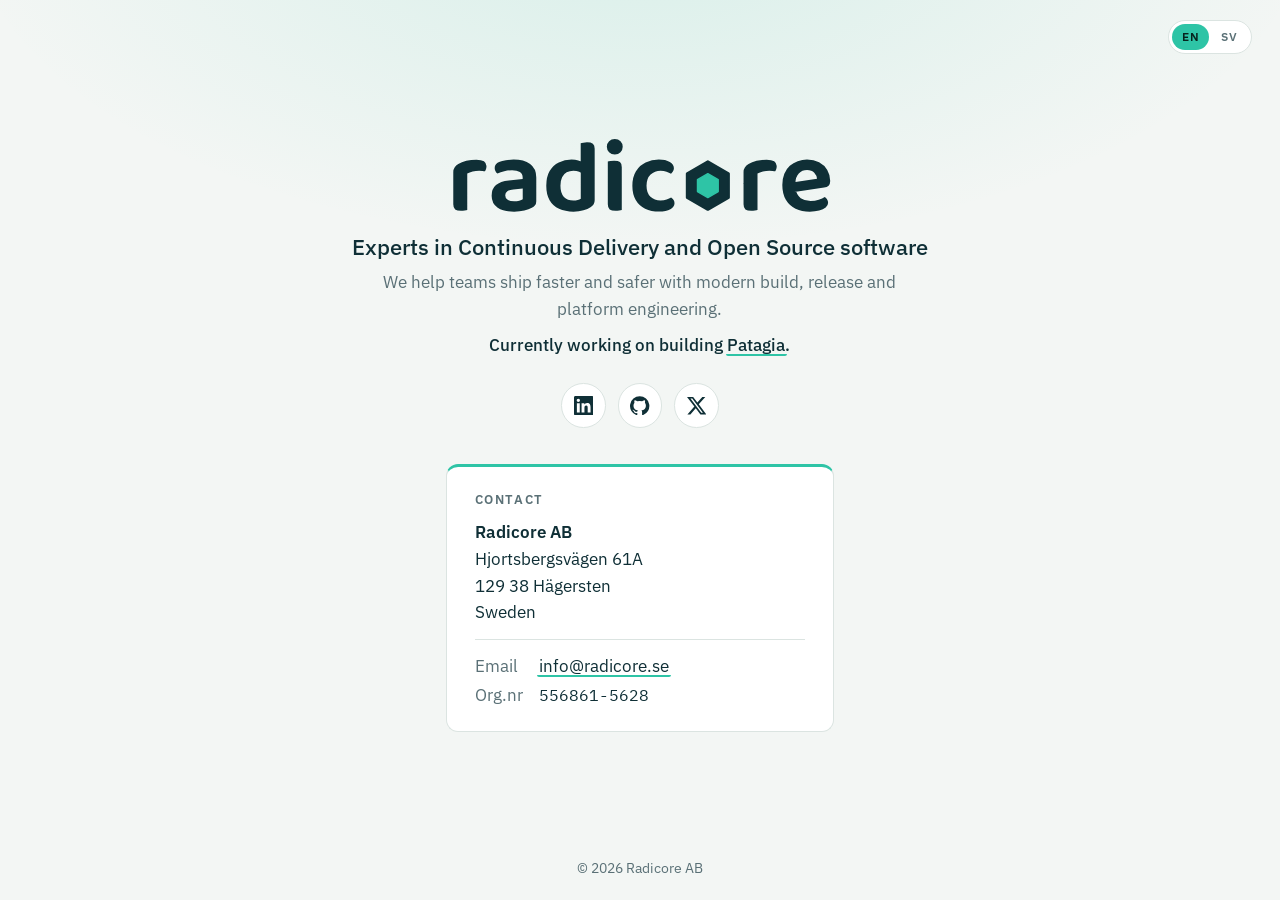
<file: index.html>
<!doctype html>
<html lang="en">
  <head>
    <meta charset="utf-8" />
    <meta name="viewport" content="width=device-width, initial-scale=1" />
    <script src="/site.js"></script>
    <title>Radicore AB · Continuous Delivery &amp; Open Source</title>
    <meta
      name="description"
      content="Radicore AB: experts in Continuous Delivery and Open Source software, based in Stockholm."
    />
    <meta name="theme-color" content="#f3f6f4" media="(prefers-color-scheme: light)" />
    <meta name="theme-color" content="#0b1f24" media="(prefers-color-scheme: dark)" />
    <link rel="canonical" href="https://radicore.se/" />
    <link rel="alternate" hreflang="en" href="https://radicore.se/" />
    <link rel="alternate" hreflang="sv" href="https://radicore.se/sv/" />
    <link rel="alternate" hreflang="x-default" href="https://radicore.se/" />
    <meta property="og:type" content="website" />
    <meta property="og:site_name" content="Radicore" />
    <meta property="og:locale" content="en_US" />
    <meta property="og:locale:alternate" content="sv_SE" />
    <meta property="og:url" content="https://radicore.se/" />
    <meta property="og:title" content="Radicore AB · Continuous Delivery &amp; Open Source" />
    <meta
      property="og:description"
      content="Experts in Continuous Delivery and Open Source software, based in Stockholm."
    />
    <meta property="og:image" content="https://radicore.se/og-image.png" />
    <meta property="og:image:width" content="1200" />
    <meta property="og:image:height" content="630" />
    <meta property="og:image:alt" content="Radicore logo" />
    <meta name="twitter:card" content="summary_large_image" />
    <script type="application/ld+json">
      {
        "@context": "https://schema.org",
        "@graph": [
          {
            "@type": "ProfessionalService",
            "@id": "https://radicore.se/#organization",
            "name": "Radicore AB",
            "alternateName": "Radicore",
            "url": "https://radicore.se/",
            "sameAs": ["https://share.google/cW0CIBGj0f3ryv34t"],
            "logo": "https://radicore.se/logo.png",
            "image": "https://radicore.se/og-image.png",
            "description": "Experts in Continuous Delivery and Open Source software.",
            "email": "info@radicore.se",
            "taxID": "556861-5628",
            "identifier": {
              "@type": "PropertyValue",
              "propertyID": "Organisationsnummer",
              "value": "556861-5628"
            },
            "address": {
              "@type": "PostalAddress",
              "streetAddress": "Hjortsbergsvägen 61A",
              "postalCode": "129 38",
              "addressLocality": "Hägersten",
              "addressRegion": "Stockholm",
              "addressCountry": "SE"
            },
            "knowsAbout": [
              "Continuous Delivery",
              "Continuous Integration",
              "Open Source software",
              "Platform engineering"
            ],
            "founder": {
              "@id": "https://radicore.se/#lars"
            }
          },
          {
            "@type": "Person",
            "@id": "https://radicore.se/#lars",
            "name": "Lars Hanerud",
            "sameAs": [
              "https://se.linkedin.com/pub/lars-sj%C3%B6str%C3%B6m/2/9a0/586",
              "https://github.com/lsjostro",
              "https://twitter.com/latjon"
            ],
            "worksFor": [
              {
                "@id": "https://radicore.se/#organization"
              },
              {
                "@id": "https://patagia.se/#organization"
              }
            ]
          },
          {
            "@type": "Organization",
            "@id": "https://patagia.se/#organization",
            "name": "Patagia",
            "url": "https://patagia.se/",
            "founder": {
              "@id": "https://radicore.se/#lars"
            }
          }
        ]
      }
    </script>
    <link rel="icon" href="/favicon.svg" type="image/svg+xml" />
    <link rel="apple-touch-icon" href="/apple-touch-icon.png" />
    <link rel="preconnect" href="https://fonts.googleapis.com" />
    <link rel="preconnect" href="https://fonts.gstatic.com" crossorigin />
    <link
      href="https://fonts.googleapis.com/css2?family=IBM+Plex+Sans:wght@400;500;600&family=IBM+Plex+Mono:wght@400&display=swap"
      rel="stylesheet"
    />
    <link rel="stylesheet" href="/style.css" />
  </head>

  <body>
    <nav class="lang" aria-label="Language">
      <span aria-current="page">EN</span>
      <a href="/sv/" hreflang="sv" lang="sv" title="Svenska">SV</a>
    </nav>
    <main>
      <div class="hero">
        <h1>
          <svg
            class="logo"
            xmlns="http://www.w3.org/2000/svg"
            viewBox="-10 -701 3780 726"
            role="img"
            aria-label="Radicore"
          >
            <path
              d="M196.5396728515625 -355.5401611328125V-224.8199462890625H60.7401123046875V-369.3800048828125Q60.7401123046875 -396.0999755859375 73.580078125 -414.5599365234375Q86.4200439453125 -433.0198974609375 109.52001953125 -447.8798828125Q141.0999755859375 -467.35986328125 187.3399658203125 -478.92987060546875Q233.5799560546875 -490.4998779296875 285.47998046875 -490.4998779296875Q383.4598388671875 -490.4998779296875 383.4598388671875 -427.56005859375Q383.4598388671875 -412.60009765625 379.2198486328125 -399.7601318359375Q374.9798583984375 -386.920166015625 368.7398681640625 -377.8201904296875Q358.7398681640625 -379.8201904296875 343.9798583984375 -381.2001953125Q329.2198486328125 -382.5802001953125 312.599853515625 -382.5802001953125Q279.6197509765625 -382.5802001953125 248.959716796875 -375.25018310546875Q218.2996826171875 -367.920166015625 196.5396728515625 -355.5401611328125ZM60.7401123046875 -264.0 196.5396728515625 -259.43994140625V-1.3800048828125Q187.8197021484375 1.239990234375 171.30975341796875 4.04998779296875Q154.7998046875 6.8599853515625 135.35986328125 6.8599853515625Q97.0 6.8599853515625 78.87005615234375 -6.90997314453125Q60.7401123046875 -20.679931640625 60.7401123046875 -56.4197998046875ZM652.39990234375 -86.7197265625Q678.9000244140625 -86.7197265625 702.06005859375 -92.1197509765625Q725.2200927734375 -97.519775390625 735.9801025390625 -104.27978515625V-208.9801025390625L644.2198486328125 -200.320068359375Q607.0997314453125 -197.56005859375 586.439697265625 -184.1400146484375Q565.7796630859375 -170.719970703125 565.7796630859375 -144.639892578125Q565.7796630859375 -118.1798095703125 586.5997314453125 -102.44976806640625Q607.4197998046875 -86.7197265625 652.39990234375 -86.7197265625ZM647.0599365234375 -491.119873046875Q747.6998291015625 -491.119873046875 807.6897583007812 -448.70989990234375Q867.6796875 -406.2999267578125 867.6796875 -316.0999755859375V-87.159912109375Q867.6796875 -62.679931640625 855.459716796875 -48.0799560546875Q843.23974609375 -33.47998046875 824.3797607421875 -22.239990234375Q795.4197998046875 -5.52001953125 751.6998291015625 4.8599853515625Q707.9798583984375 15.239990234375 652.39990234375 15.239990234375Q551.5799560546875 15.239990234375 492.6400146484375 -23.92999267578125Q433.7000732421875 -63.0999755859375 433.7000732421875 -140.5399169921875Q433.7000732421875 -208.0198974609375 475.9600830078125 -244.06988525390625Q518.2200927734375 -280.119873046875 600.1800537109375 -288.35986328125L735.360107421875 -302.35986328125V-317.3399658203125Q735.360107421875 -354.320068359375 708.1500854492188 -370.81011962890625Q680.9400634765625 -387.3001708984375 631.800048828125 -387.3001708984375Q593.280029296875 -387.3001708984375 556.4000244140625 -377.7801513671875Q519.52001953125 -368.2601318359375 490.52001953125 -355.1201171875Q479.4200439453125 -363.360107421875 471.37005615234375 -378.4400634765625Q463.320068359375 -393.52001953125 463.320068359375 -409.719970703125Q463.320068359375 -449.35986328125 505.9599609375 -467.079833984375Q534.199951171875 -479.2198486328125 572.179931640625 -485.16986083984375Q610.159912109375 -491.119873046875 647.0599365234375 -491.119873046875ZM1300.2601318359375 -111.23974609375V-418.719970703125L1435.439697265625 -419.0999755859375V-95.2198486328125Q1435.439697265625 -72.4998779296875 1425.69970703125 -56.96990966796875Q1415.959716796875 -41.43994140625 1394.8597412109375 -28.5799560546875Q1369.27978515625 -11.8599853515625 1326.6998291015625 1.5Q1284.119873046875 14.8599853515625 1229.2999267578125 14.8599853515625Q1148.0 14.8599853515625 1088.6600341796875 -12.6199951171875Q1029.320068359375 -40.0999755859375 997.080078125 -96.0799560546875Q964.840087890625 -152.0599365234375 964.840087890625 -236.43994140625Q964.840087890625 -324.0599365234375 997.5100708007812 -380.22991943359375Q1030.1800537109375 -436.39990234375 1086.2100219726562 -463.7598876953125Q1142.239990234375 -491.119873046875 1210.43994140625 -491.119873046875Q1246.9599609375 -491.119873046875 1276.3800048828125 -482.599853515625Q1305.800048828125 -474.079833984375 1323.9400634765625 -462.4197998046875V-348.7401123046875Q1308.6600341796875 -362.16015625 1284.3599853515625 -372.87017822265625Q1260.0599365234375 -383.5802001953125 1228.35986328125 -383.5802001953125Q1191.6998291015625 -383.5802001953125 1163.2097778320312 -368.25018310546875Q1134.7197265625 -352.920166015625 1118.6796875 -320.360107421875Q1102.6396484375 -287.800048828125 1102.6396484375 -235.679931640625Q1102.6396484375 -162.039794921875 1136.4097290039062 -127.66973876953125Q1170.1798095703125 -93.2996826171875 1228.2999267578125 -93.2996826171875Q1252.760009765625 -93.2996826171875 1270.6100463867188 -98.939697265625Q1288.4600830078125 -104.5797119140625 1300.2601318359375 -111.23974609375ZM1435.439697265625 -391.6600341796875 1299.64013671875 -391.280029296875V-650.47998046875Q1308.360107421875 -653.0999755859375 1325.06005859375 -655.9099731445312Q1341.760009765625 -658.719970703125 1360.8199462890625 -658.719970703125Q1400.1798095703125 -658.719970703125 1417.8097534179688 -645.260009765625Q1435.439697265625 -631.800048828125 1435.439697265625 -595.440185546875ZM1553.60009765625 -616.0599365234375Q1553.60009765625 -647.599853515625 1575.4200439453125 -669.2297973632812Q1597.239990234375 -690.8597412109375 1631.0198974609375 -690.8597412109375Q1665.1798095703125 -690.8597412109375 1686.6197509765625 -669.2297973632812Q1708.0596923828125 -647.599853515625 1708.0596923828125 -616.0599365234375Q1708.0596923828125 -585.1400146484375 1686.6197509765625 -563.2000732421875Q1665.1798095703125 -541.2601318359375 1631.0198974609375 -541.2601318359375Q1597.239990234375 -541.2601318359375 1575.4200439453125 -563.2000732421875Q1553.60009765625 -585.1400146484375 1553.60009765625 -616.0599365234375ZM1563.1201171875 -264.0H1698.919677734375V-1.3800048828125Q1690.19970703125 1.239990234375 1673.6897583007812 4.04998779296875Q1657.1798095703125 6.8599853515625 1637.7398681640625 6.8599853515625Q1599.3800048828125 6.8599853515625 1581.2500610351562 -6.90997314453125Q1563.1201171875 -20.679931640625 1563.1201171875 -56.4197998046875ZM1698.919677734375 -194.000244140625H1563.1201171875V-471.7799072265625Q1571.840087890625 -474.39990234375 1588.5400390625 -477.20989990234375Q1605.239990234375 -480.0198974609375 1624.679931640625 -480.0198974609375Q1663.6597900390625 -480.0198974609375 1681.2897338867188 -466.5599365234375Q1698.919677734375 -453.0999755859375 1698.919677734375 -416.360107421875ZM2075.9398193359375 -382.5802001953125Q2019.0997314453125 -382.5802001953125 1979.3696899414062 -345.2601318359375Q1939.6396484375 -307.9400634765625 1939.6396484375 -236.8199462890625Q1939.6396484375 -166.079833984375 1977.8696899414062 -129.999755859375Q2016.0997314453125 -93.919677734375 2075.31982421875 -93.919677734375Q2109.8798828125 -93.919677734375 2135.0899047851562 -102.939697265625Q2160.2999267578125 -111.959716796875 2178.5799560546875 -122.6197509765625Q2194.5399169921875 -111.6597900390625 2203.0899047851562 -98.31982421875Q2211.639892578125 -84.9798583984375 2211.639892578125 -65.7799072265625Q2211.639892578125 -30.3399658203125 2171.3798828125 -8.04998779296875Q2131.119873046875 14.239990234375 2062.2999267578125 14.239990234375Q1984.6199951171875 14.239990234375 1925.780029296875 -13.80999755859375Q1866.9400634765625 -41.8599853515625 1834.3900756835938 -98.02996826171875Q1801.840087890625 -154.199951171875 1801.840087890625 -236.8199462890625Q1801.840087890625 -322.159912109375 1836.9400634765625 -378.5198974609375Q1872.0400390625 -434.8798828125 1930.5700073242188 -462.9998779296875Q1989.0999755859375 -491.119873046875 2058.43994140625 -491.119873046875Q2126.0198974609375 -491.119873046875 2165.89990234375 -467.0198974609375Q2205.7799072265625 -442.919921875 2205.7799072265625 -407.239990234375Q2205.7799072265625 -390.9000244140625 2197.5399169921875 -377.25006103515625Q2189.2999267578125 -363.60009765625 2177.679931640625 -354.2601318359375Q2158.7799072265625 -364.920166015625 2133.8298950195312 -373.75018310546875Q2108.8798828125 -382.5802001953125 2075.9398193359375 -382.5802001953125ZM3018.5396728515625 -355.5401611328125V-224.8199462890625H2882.7401123046875V-369.3800048828125Q2882.7401123046875 -396.0999755859375 2895.580078125 -414.5599365234375Q2908.4200439453125 -433.0198974609375 2931.52001953125 -447.8798828125Q2963.0999755859375 -467.35986328125 3009.3399658203125 -478.92987060546875Q3055.5799560546875 -490.4998779296875 3107.47998046875 -490.4998779296875Q3205.4598388671875 -490.4998779296875 3205.4598388671875 -427.56005859375Q3205.4598388671875 -412.60009765625 3201.2198486328125 -399.7601318359375Q3196.9798583984375 -386.920166015625 3190.7398681640625 -377.8201904296875Q3180.7398681640625 -379.8201904296875 3165.9798583984375 -381.2001953125Q3151.2198486328125 -382.5802001953125 3134.599853515625 -382.5802001953125Q3101.6197509765625 -382.5802001953125 3070.959716796875 -375.25018310546875Q3040.2996826171875 -367.920166015625 3018.5396728515625 -355.5401611328125ZM2882.7401123046875 -264.0 3018.5396728515625 -259.43994140625V-1.3800048828125Q3009.8197021484375 1.239990234375 2993.3097534179688 4.04998779296875Q2976.7998046875 6.8599853515625 2957.35986328125 6.8599853515625Q2919.0 6.8599853515625 2900.8700561523438 -6.90997314453125Q2882.7401123046875 -20.679931640625 2882.7401123046875 -56.4197998046875ZM3344.599853515625 -171.9400634765625 3339.35986328125 -265.31982421875 3597.3402099609375 -304.4598388671875Q3594.5802001953125 -337.760009765625 3570.5001220703125 -363.65008544921875Q3546.4200439453125 -389.5401611328125 3500.0599365234375 -389.5401611328125Q3451.6998291015625 -389.5401611328125 3419.8797607421875 -356.51007080078125Q3388.0596923828125 -323.47998046875 3386.8197021484375 -262.1798095703125L3390.5396728515625 -201.7401123046875Q3399.399658203125 -142.8199462890625 3438.69970703125 -115.88983154296875Q3477.999755859375 -88.959716796875 3535.2999267578125 -88.959716796875Q3577.2999267578125 -88.959716796875 3613.7799072265625 -101.0997314453125Q3650.2598876953125 -113.23974609375 3672.119873046875 -127.3797607421875Q3686.2198486328125 -118.519775390625 3695.5098266601562 -103.74981689453125Q3704.7998046875 -88.9798583984375 3704.7998046875 -72.0198974609375Q3704.7998046875 -44.3399658203125 3681.4398193359375 -24.739990234375Q3658.079833984375 -5.1400146484375 3617.9298706054688 4.8599853515625Q3577.7799072265625 14.8599853515625 3526.3399658203125 14.8599853515625Q3448.719970703125 14.8599853515625 3388.5 -14.07000732421875Q3328.280029296875 -43.0 3294.06005859375 -100.66998291015625Q3259.840087890625 -158.3399658203125 3259.840087890625 -243.919921875Q3259.840087890625 -306.4998779296875 3279.4400634765625 -353.16986083984375Q3299.0400390625 -399.83984375 3332.5700073242188 -430.2198486328125Q3366.0999755859375 -460.599853515625 3409.2699584960938 -475.85986328125Q3452.43994140625 -491.119873046875 3499.8199462890625 -491.119873046875Q3567.0198974609375 -491.119873046875 3617.5498657226562 -464.18988037109375Q3668.079833984375 -437.2598876953125 3696.7498168945312 -390.139892578125Q3725.4197998046875 -343.0198974609375 3725.4197998046875 -281.7799072265625Q3725.4197998046875 -252.3399658203125 3709.83984375 -237.57000732421875Q3694.2598876953125 -222.800048828125 3666.3399658203125 -218.9400634765625Z"
              fill="currentColor"
            />
            <path
              d="M2535.7 -470.5 L2737.0 -354.3 L2737.0 -121.9 L2535.7 -5.7 L2334.5 -121.9 L2334.5 -354.3 Z"
              fill="currentColor"
              stroke="currentColor"
              stroke-width="26"
              stroke-linejoin="round"
            />
            <path
              d="M2535.7 -354.3 L2636.4 -296.2 L2636.4 -180.0 L2535.7 -121.9 L2435.1 -180.0 L2435.1 -296.2 Z"
              fill="var(--accent)"
              stroke="var(--accent)"
              stroke-width="14"
              stroke-linejoin="round"
            />
          </svg>
        </h1>
        <p class="tagline">Experts in Continuous Delivery and Open Source software</p>
        <p class="lede">We help teams ship faster and safer with modern build, release and platform engineering.</p>
        <p class="now">Currently working on building <a href="https://patagia.se">Patagia</a>.</p>

        <ul class="social">
          <li>
            <a
              href="https://se.linkedin.com/pub/lars-sj%C3%B6str%C3%B6m/2/9a0/586"
              target="_blank"
              rel="noopener"
              aria-label="LinkedIn"
            >
              <svg viewBox="0 0 24 24" aria-hidden="true">
                <path
                  d="M20.45 20.45h-3.56v-5.57c0-1.33-.02-3.04-1.85-3.04-1.85 0-2.14 1.45-2.14 2.94v5.67H9.35V9h3.41v1.56h.05c.48-.9 1.64-1.85 3.37-1.85 3.6 0 4.27 2.37 4.27 5.46v6.28zM5.34 7.43a2.06 2.06 0 1 1 0-4.13 2.06 2.06 0 0 1 0 4.13zM7.12 20.45H3.56V9h3.56v11.45zM22.22 0H1.77C.79 0 0 .77 0 1.73v20.54C0 23.23.79 24 1.77 24h20.45c.98 0 1.78-.77 1.78-1.73V1.73C24 .77 23.2 0 22.22 0z"
                />
              </svg>
            </a>
          </li>
          <li>
            <a href="https://github.com/lsjostro" target="_blank" rel="noopener" aria-label="GitHub">
              <svg viewBox="0 0 24 24" aria-hidden="true">
                <path
                  d="M12 .3a12 12 0 0 0-3.8 23.38c.6.12.83-.26.83-.57L9 21.07c-3.34.72-4.04-1.61-4.04-1.61-.55-1.39-1.34-1.76-1.34-1.76-1.08-.74.09-.73.09-.73 1.2.09 1.83 1.24 1.83 1.24 1.07 1.83 2.81 1.3 3.5 1 .1-.78.42-1.31.76-1.61-2.67-.3-5.47-1.33-5.47-5.93 0-1.31.47-2.38 1.24-3.22-.14-.3-.54-1.52.1-3.18 0 0 1-.32 3.3 1.23a11.5 11.5 0 0 1 6 0c2.28-1.55 3.29-1.23 3.29-1.23.64 1.66.24 2.88.12 3.18a4.65 4.65 0 0 1 1.23 3.22c0 4.61-2.8 5.63-5.48 5.92.42.36.81 1.1.81 2.22l-.01 3.29c0 .31.2.69.82.57A12 12 0 0 0 12 .3"
                />
              </svg>
            </a>
          </li>
          <li>
            <a href="https://twitter.com/latjon" target="_blank" rel="noopener" aria-label="X (Twitter)">
              <svg viewBox="0 0 24 24" aria-hidden="true">
                <path
                  d="M18.9 1.15h3.68l-8.04 9.19L24 22.85h-7.4l-5.8-7.58-6.63 7.58H.48l8.6-9.83L0 1.15h7.59l5.24 6.93 6.07-6.93zm-1.29 19.5h2.04L6.48 3.24H4.3l13.31 17.41z"
                />
              </svg>
            </a>
          </li>
        </ul>
      </div>

      <address class="contact">
        <h2>Contact</h2>
        <strong>Radicore AB</strong><br />
        Hjortsbergsvägen 61A<br />
        129 38 Hägersten<br />
        Sweden
        <dl>
          <dt>Email</dt>
          <dd><a href="mailto:info@radicore.se">info@radicore.se</a></dd>
          <dt>Org.nr</dt>
          <dd class="mono">556861-5628</dd>
        </dl>
      </address>
    </main>
    <footer>© <span id="y">2026</span> Radicore AB</footer>
  </body>
</html>
</file>
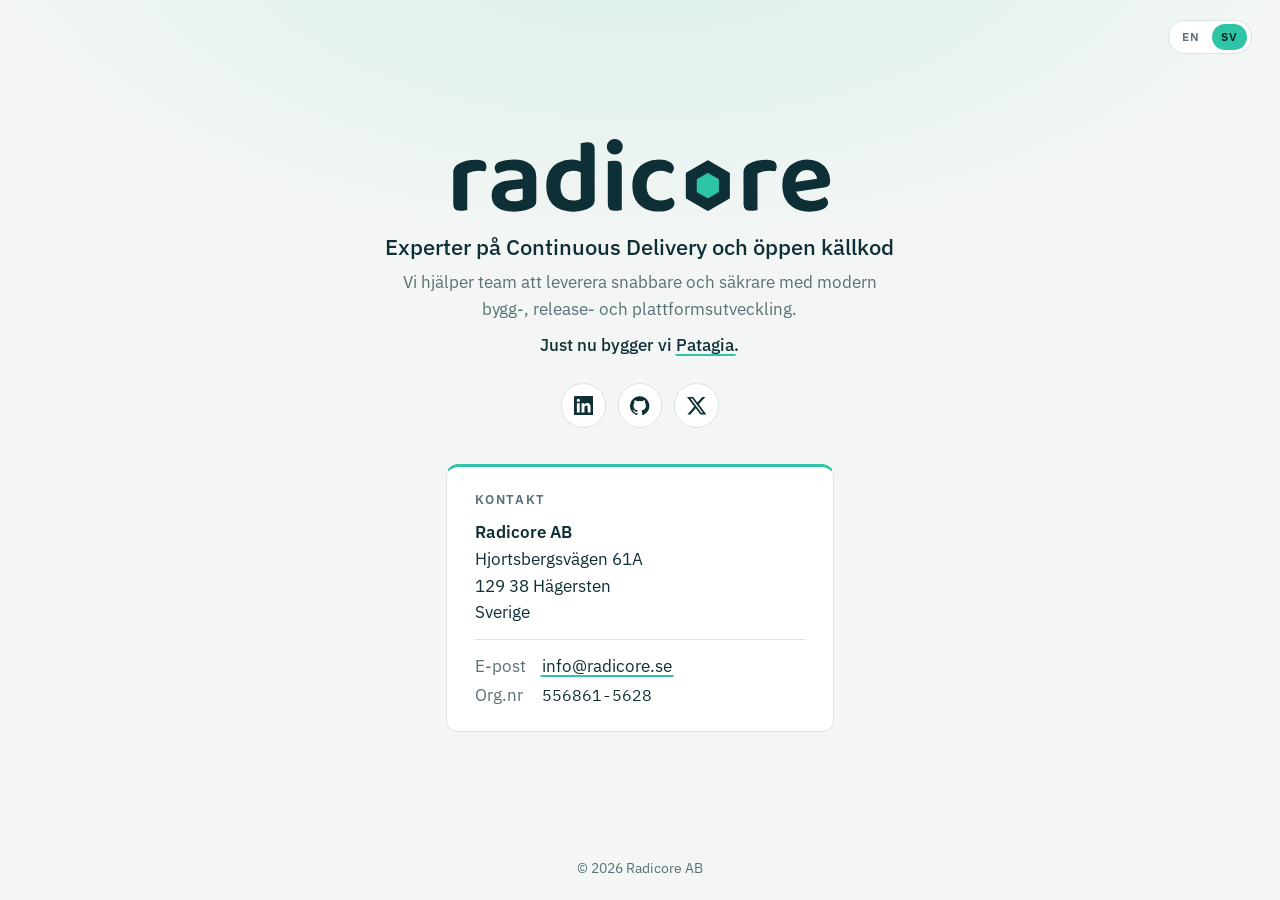
<file: sv/index.html>
<!doctype html>
<html lang="sv">
  <head>
    <meta charset="utf-8" />
    <meta name="viewport" content="width=device-width, initial-scale=1" />
    <script src="/site.js"></script>
    <title>Radicore AB · Continuous Delivery &amp; öppen källkod</title>
    <meta
      name="description"
      content="Radicore AB: experter på Continuous Delivery och öppen källkod, baserade i Stockholm."
    />
    <meta name="theme-color" content="#f3f6f4" media="(prefers-color-scheme: light)" />
    <meta name="theme-color" content="#0b1f24" media="(prefers-color-scheme: dark)" />
    <link rel="canonical" href="https://radicore.se/sv/" />
    <link rel="alternate" hreflang="en" href="https://radicore.se/" />
    <link rel="alternate" hreflang="sv" href="https://radicore.se/sv/" />
    <link rel="alternate" hreflang="x-default" href="https://radicore.se/" />
    <meta property="og:type" content="website" />
    <meta property="og:site_name" content="Radicore" />
    <meta property="og:locale" content="sv_SE" />
    <meta property="og:locale:alternate" content="en_US" />
    <meta property="og:url" content="https://radicore.se/sv/" />
    <meta property="og:title" content="Radicore AB · Continuous Delivery &amp; öppen källkod" />
    <meta
      property="og:description"
      content="Experter på Continuous Delivery och öppen källkod, baserade i Stockholm."
    />
    <meta property="og:image" content="https://radicore.se/og-image.png" />
    <meta property="og:image:width" content="1200" />
    <meta property="og:image:height" content="630" />
    <meta property="og:image:alt" content="Radicores logotyp" />
    <meta name="twitter:card" content="summary_large_image" />
    <link rel="icon" href="/favicon.svg" type="image/svg+xml" />
    <link rel="apple-touch-icon" href="/apple-touch-icon.png" />
    <link rel="preconnect" href="https://fonts.googleapis.com" />
    <link rel="preconnect" href="https://fonts.gstatic.com" crossorigin />
    <link
      href="https://fonts.googleapis.com/css2?family=IBM+Plex+Sans:wght@400;500;600&family=IBM+Plex+Mono:wght@400&display=swap"
      rel="stylesheet"
    />
    <link rel="stylesheet" href="/style.css" />
  </head>
  <body>
    <nav class="lang" aria-label="Språk">
      <a href="/" hreflang="en" lang="en" title="English">EN</a>
      <span aria-current="page">SV</span>
    </nav>
    <main>
      <div class="hero">
        <h1>
          <svg
            class="logo"
            xmlns="http://www.w3.org/2000/svg"
            viewBox="-10 -701 3780 726"
            role="img"
            aria-label="Radicore"
          >
            <path
              d="M196.5396728515625 -355.5401611328125V-224.8199462890625H60.7401123046875V-369.3800048828125Q60.7401123046875 -396.0999755859375 73.580078125 -414.5599365234375Q86.4200439453125 -433.0198974609375 109.52001953125 -447.8798828125Q141.0999755859375 -467.35986328125 187.3399658203125 -478.92987060546875Q233.5799560546875 -490.4998779296875 285.47998046875 -490.4998779296875Q383.4598388671875 -490.4998779296875 383.4598388671875 -427.56005859375Q383.4598388671875 -412.60009765625 379.2198486328125 -399.7601318359375Q374.9798583984375 -386.920166015625 368.7398681640625 -377.8201904296875Q358.7398681640625 -379.8201904296875 343.9798583984375 -381.2001953125Q329.2198486328125 -382.5802001953125 312.599853515625 -382.5802001953125Q279.6197509765625 -382.5802001953125 248.959716796875 -375.25018310546875Q218.2996826171875 -367.920166015625 196.5396728515625 -355.5401611328125ZM60.7401123046875 -264.0 196.5396728515625 -259.43994140625V-1.3800048828125Q187.8197021484375 1.239990234375 171.30975341796875 4.04998779296875Q154.7998046875 6.8599853515625 135.35986328125 6.8599853515625Q97.0 6.8599853515625 78.87005615234375 -6.90997314453125Q60.7401123046875 -20.679931640625 60.7401123046875 -56.4197998046875ZM652.39990234375 -86.7197265625Q678.9000244140625 -86.7197265625 702.06005859375 -92.1197509765625Q725.2200927734375 -97.519775390625 735.9801025390625 -104.27978515625V-208.9801025390625L644.2198486328125 -200.320068359375Q607.0997314453125 -197.56005859375 586.439697265625 -184.1400146484375Q565.7796630859375 -170.719970703125 565.7796630859375 -144.639892578125Q565.7796630859375 -118.1798095703125 586.5997314453125 -102.44976806640625Q607.4197998046875 -86.7197265625 652.39990234375 -86.7197265625ZM647.0599365234375 -491.119873046875Q747.6998291015625 -491.119873046875 807.6897583007812 -448.70989990234375Q867.6796875 -406.2999267578125 867.6796875 -316.0999755859375V-87.159912109375Q867.6796875 -62.679931640625 855.459716796875 -48.0799560546875Q843.23974609375 -33.47998046875 824.3797607421875 -22.239990234375Q795.4197998046875 -5.52001953125 751.6998291015625 4.8599853515625Q707.9798583984375 15.239990234375 652.39990234375 15.239990234375Q551.5799560546875 15.239990234375 492.6400146484375 -23.92999267578125Q433.7000732421875 -63.0999755859375 433.7000732421875 -140.5399169921875Q433.7000732421875 -208.0198974609375 475.9600830078125 -244.06988525390625Q518.2200927734375 -280.119873046875 600.1800537109375 -288.35986328125L735.360107421875 -302.35986328125V-317.3399658203125Q735.360107421875 -354.320068359375 708.1500854492188 -370.81011962890625Q680.9400634765625 -387.3001708984375 631.800048828125 -387.3001708984375Q593.280029296875 -387.3001708984375 556.4000244140625 -377.7801513671875Q519.52001953125 -368.2601318359375 490.52001953125 -355.1201171875Q479.4200439453125 -363.360107421875 471.37005615234375 -378.4400634765625Q463.320068359375 -393.52001953125 463.320068359375 -409.719970703125Q463.320068359375 -449.35986328125 505.9599609375 -467.079833984375Q534.199951171875 -479.2198486328125 572.179931640625 -485.16986083984375Q610.159912109375 -491.119873046875 647.0599365234375 -491.119873046875ZM1300.2601318359375 -111.23974609375V-418.719970703125L1435.439697265625 -419.0999755859375V-95.2198486328125Q1435.439697265625 -72.4998779296875 1425.69970703125 -56.96990966796875Q1415.959716796875 -41.43994140625 1394.8597412109375 -28.5799560546875Q1369.27978515625 -11.8599853515625 1326.6998291015625 1.5Q1284.119873046875 14.8599853515625 1229.2999267578125 14.8599853515625Q1148.0 14.8599853515625 1088.6600341796875 -12.6199951171875Q1029.320068359375 -40.0999755859375 997.080078125 -96.0799560546875Q964.840087890625 -152.0599365234375 964.840087890625 -236.43994140625Q964.840087890625 -324.0599365234375 997.5100708007812 -380.22991943359375Q1030.1800537109375 -436.39990234375 1086.2100219726562 -463.7598876953125Q1142.239990234375 -491.119873046875 1210.43994140625 -491.119873046875Q1246.9599609375 -491.119873046875 1276.3800048828125 -482.599853515625Q1305.800048828125 -474.079833984375 1323.9400634765625 -462.4197998046875V-348.7401123046875Q1308.6600341796875 -362.16015625 1284.3599853515625 -372.87017822265625Q1260.0599365234375 -383.5802001953125 1228.35986328125 -383.5802001953125Q1191.6998291015625 -383.5802001953125 1163.2097778320312 -368.25018310546875Q1134.7197265625 -352.920166015625 1118.6796875 -320.360107421875Q1102.6396484375 -287.800048828125 1102.6396484375 -235.679931640625Q1102.6396484375 -162.039794921875 1136.4097290039062 -127.66973876953125Q1170.1798095703125 -93.2996826171875 1228.2999267578125 -93.2996826171875Q1252.760009765625 -93.2996826171875 1270.6100463867188 -98.939697265625Q1288.4600830078125 -104.5797119140625 1300.2601318359375 -111.23974609375ZM1435.439697265625 -391.6600341796875 1299.64013671875 -391.280029296875V-650.47998046875Q1308.360107421875 -653.0999755859375 1325.06005859375 -655.9099731445312Q1341.760009765625 -658.719970703125 1360.8199462890625 -658.719970703125Q1400.1798095703125 -658.719970703125 1417.8097534179688 -645.260009765625Q1435.439697265625 -631.800048828125 1435.439697265625 -595.440185546875ZM1553.60009765625 -616.0599365234375Q1553.60009765625 -647.599853515625 1575.4200439453125 -669.2297973632812Q1597.239990234375 -690.8597412109375 1631.0198974609375 -690.8597412109375Q1665.1798095703125 -690.8597412109375 1686.6197509765625 -669.2297973632812Q1708.0596923828125 -647.599853515625 1708.0596923828125 -616.0599365234375Q1708.0596923828125 -585.1400146484375 1686.6197509765625 -563.2000732421875Q1665.1798095703125 -541.2601318359375 1631.0198974609375 -541.2601318359375Q1597.239990234375 -541.2601318359375 1575.4200439453125 -563.2000732421875Q1553.60009765625 -585.1400146484375 1553.60009765625 -616.0599365234375ZM1563.1201171875 -264.0H1698.919677734375V-1.3800048828125Q1690.19970703125 1.239990234375 1673.6897583007812 4.04998779296875Q1657.1798095703125 6.8599853515625 1637.7398681640625 6.8599853515625Q1599.3800048828125 6.8599853515625 1581.2500610351562 -6.90997314453125Q1563.1201171875 -20.679931640625 1563.1201171875 -56.4197998046875ZM1698.919677734375 -194.000244140625H1563.1201171875V-471.7799072265625Q1571.840087890625 -474.39990234375 1588.5400390625 -477.20989990234375Q1605.239990234375 -480.0198974609375 1624.679931640625 -480.0198974609375Q1663.6597900390625 -480.0198974609375 1681.2897338867188 -466.5599365234375Q1698.919677734375 -453.0999755859375 1698.919677734375 -416.360107421875ZM2075.9398193359375 -382.5802001953125Q2019.0997314453125 -382.5802001953125 1979.3696899414062 -345.2601318359375Q1939.6396484375 -307.9400634765625 1939.6396484375 -236.8199462890625Q1939.6396484375 -166.079833984375 1977.8696899414062 -129.999755859375Q2016.0997314453125 -93.919677734375 2075.31982421875 -93.919677734375Q2109.8798828125 -93.919677734375 2135.0899047851562 -102.939697265625Q2160.2999267578125 -111.959716796875 2178.5799560546875 -122.6197509765625Q2194.5399169921875 -111.6597900390625 2203.0899047851562 -98.31982421875Q2211.639892578125 -84.9798583984375 2211.639892578125 -65.7799072265625Q2211.639892578125 -30.3399658203125 2171.3798828125 -8.04998779296875Q2131.119873046875 14.239990234375 2062.2999267578125 14.239990234375Q1984.6199951171875 14.239990234375 1925.780029296875 -13.80999755859375Q1866.9400634765625 -41.8599853515625 1834.3900756835938 -98.02996826171875Q1801.840087890625 -154.199951171875 1801.840087890625 -236.8199462890625Q1801.840087890625 -322.159912109375 1836.9400634765625 -378.5198974609375Q1872.0400390625 -434.8798828125 1930.5700073242188 -462.9998779296875Q1989.0999755859375 -491.119873046875 2058.43994140625 -491.119873046875Q2126.0198974609375 -491.119873046875 2165.89990234375 -467.0198974609375Q2205.7799072265625 -442.919921875 2205.7799072265625 -407.239990234375Q2205.7799072265625 -390.9000244140625 2197.5399169921875 -377.25006103515625Q2189.2999267578125 -363.60009765625 2177.679931640625 -354.2601318359375Q2158.7799072265625 -364.920166015625 2133.8298950195312 -373.75018310546875Q2108.8798828125 -382.5802001953125 2075.9398193359375 -382.5802001953125ZM3018.5396728515625 -355.5401611328125V-224.8199462890625H2882.7401123046875V-369.3800048828125Q2882.7401123046875 -396.0999755859375 2895.580078125 -414.5599365234375Q2908.4200439453125 -433.0198974609375 2931.52001953125 -447.8798828125Q2963.0999755859375 -467.35986328125 3009.3399658203125 -478.92987060546875Q3055.5799560546875 -490.4998779296875 3107.47998046875 -490.4998779296875Q3205.4598388671875 -490.4998779296875 3205.4598388671875 -427.56005859375Q3205.4598388671875 -412.60009765625 3201.2198486328125 -399.7601318359375Q3196.9798583984375 -386.920166015625 3190.7398681640625 -377.8201904296875Q3180.7398681640625 -379.8201904296875 3165.9798583984375 -381.2001953125Q3151.2198486328125 -382.5802001953125 3134.599853515625 -382.5802001953125Q3101.6197509765625 -382.5802001953125 3070.959716796875 -375.25018310546875Q3040.2996826171875 -367.920166015625 3018.5396728515625 -355.5401611328125ZM2882.7401123046875 -264.0 3018.5396728515625 -259.43994140625V-1.3800048828125Q3009.8197021484375 1.239990234375 2993.3097534179688 4.04998779296875Q2976.7998046875 6.8599853515625 2957.35986328125 6.8599853515625Q2919.0 6.8599853515625 2900.8700561523438 -6.90997314453125Q2882.7401123046875 -20.679931640625 2882.7401123046875 -56.4197998046875ZM3344.599853515625 -171.9400634765625 3339.35986328125 -265.31982421875 3597.3402099609375 -304.4598388671875Q3594.5802001953125 -337.760009765625 3570.5001220703125 -363.65008544921875Q3546.4200439453125 -389.5401611328125 3500.0599365234375 -389.5401611328125Q3451.6998291015625 -389.5401611328125 3419.8797607421875 -356.51007080078125Q3388.0596923828125 -323.47998046875 3386.8197021484375 -262.1798095703125L3390.5396728515625 -201.7401123046875Q3399.399658203125 -142.8199462890625 3438.69970703125 -115.88983154296875Q3477.999755859375 -88.959716796875 3535.2999267578125 -88.959716796875Q3577.2999267578125 -88.959716796875 3613.7799072265625 -101.0997314453125Q3650.2598876953125 -113.23974609375 3672.119873046875 -127.3797607421875Q3686.2198486328125 -118.519775390625 3695.5098266601562 -103.74981689453125Q3704.7998046875 -88.9798583984375 3704.7998046875 -72.0198974609375Q3704.7998046875 -44.3399658203125 3681.4398193359375 -24.739990234375Q3658.079833984375 -5.1400146484375 3617.9298706054688 4.8599853515625Q3577.7799072265625 14.8599853515625 3526.3399658203125 14.8599853515625Q3448.719970703125 14.8599853515625 3388.5 -14.07000732421875Q3328.280029296875 -43.0 3294.06005859375 -100.66998291015625Q3259.840087890625 -158.3399658203125 3259.840087890625 -243.919921875Q3259.840087890625 -306.4998779296875 3279.4400634765625 -353.16986083984375Q3299.0400390625 -399.83984375 3332.5700073242188 -430.2198486328125Q3366.0999755859375 -460.599853515625 3409.2699584960938 -475.85986328125Q3452.43994140625 -491.119873046875 3499.8199462890625 -491.119873046875Q3567.0198974609375 -491.119873046875 3617.5498657226562 -464.18988037109375Q3668.079833984375 -437.2598876953125 3696.7498168945312 -390.139892578125Q3725.4197998046875 -343.0198974609375 3725.4197998046875 -281.7799072265625Q3725.4197998046875 -252.3399658203125 3709.83984375 -237.57000732421875Q3694.2598876953125 -222.800048828125 3666.3399658203125 -218.9400634765625Z"
              fill="currentColor"
            />
            <path
              d="M2535.7 -470.5 L2737.0 -354.3 L2737.0 -121.9 L2535.7 -5.7 L2334.5 -121.9 L2334.5 -354.3 Z"
              fill="currentColor"
              stroke="currentColor"
              stroke-width="26"
              stroke-linejoin="round"
            />
            <path
              d="M2535.7 -354.3 L2636.4 -296.2 L2636.4 -180.0 L2535.7 -121.9 L2435.1 -180.0 L2435.1 -296.2 Z"
              fill="var(--accent)"
              stroke="var(--accent)"
              stroke-width="14"
              stroke-linejoin="round"
            />
          </svg>
        </h1>
        <p class="tagline">Experter på Continuous Delivery och öppen källkod</p>
        <p class="lede">
          Vi hjälper team att leverera snabbare och säkrare med modern bygg-, release- och plattformsutveckling.
        </p>
        <p class="now">Just nu bygger vi <a href="https://patagia.se">Patagia</a>.</p>

        <ul class="social">
          <li>
            <a
              href="https://se.linkedin.com/pub/lars-sj%C3%B6str%C3%B6m/2/9a0/586"
              target="_blank"
              rel="noopener"
              aria-label="LinkedIn"
            >
              <svg viewBox="0 0 24 24" aria-hidden="true">
                <path
                  d="M20.45 20.45h-3.56v-5.57c0-1.33-.02-3.04-1.85-3.04-1.85 0-2.14 1.45-2.14 2.94v5.67H9.35V9h3.41v1.56h.05c.48-.9 1.64-1.85 3.37-1.85 3.6 0 4.27 2.37 4.27 5.46v6.28zM5.34 7.43a2.06 2.06 0 1 1 0-4.13 2.06 2.06 0 0 1 0 4.13zM7.12 20.45H3.56V9h3.56v11.45zM22.22 0H1.77C.79 0 0 .77 0 1.73v20.54C0 23.23.79 24 1.77 24h20.45c.98 0 1.78-.77 1.78-1.73V1.73C24 .77 23.2 0 22.22 0z"
                />
              </svg>
            </a>
          </li>
          <li>
            <a href="https://github.com/lsjostro" target="_blank" rel="noopener" aria-label="GitHub">
              <svg viewBox="0 0 24 24" aria-hidden="true">
                <path
                  d="M12 .3a12 12 0 0 0-3.8 23.38c.6.12.83-.26.83-.57L9 21.07c-3.34.72-4.04-1.61-4.04-1.61-.55-1.39-1.34-1.76-1.34-1.76-1.08-.74.09-.73.09-.73 1.2.09 1.83 1.24 1.83 1.24 1.07 1.83 2.81 1.3 3.5 1 .1-.78.42-1.31.76-1.61-2.67-.3-5.47-1.33-5.47-5.93 0-1.31.47-2.38 1.24-3.22-.14-.3-.54-1.52.1-3.18 0 0 1-.32 3.3 1.23a11.5 11.5 0 0 1 6 0c2.28-1.55 3.29-1.23 3.29-1.23.64 1.66.24 2.88.12 3.18a4.65 4.65 0 0 1 1.23 3.22c0 4.61-2.8 5.63-5.48 5.92.42.36.81 1.1.81 2.22l-.01 3.29c0 .31.2.69.82.57A12 12 0 0 0 12 .3"
                />
              </svg>
            </a>
          </li>
          <li>
            <a href="https://twitter.com/latjon" target="_blank" rel="noopener" aria-label="X (Twitter)">
              <svg viewBox="0 0 24 24" aria-hidden="true">
                <path
                  d="M18.9 1.15h3.68l-8.04 9.19L24 22.85h-7.4l-5.8-7.58-6.63 7.58H.48l8.6-9.83L0 1.15h7.59l5.24 6.93 6.07-6.93zm-1.29 19.5h2.04L6.48 3.24H4.3l13.31 17.41z"
                />
              </svg>
            </a>
          </li>
        </ul>
      </div>

      <address class="contact">
        <h2>Kontakt</h2>
        <strong>Radicore AB</strong><br />
        Hjortsbergsvägen 61A<br />
        129 38 Hägersten<br />
        Sverige
        <dl>
          <dt>E-post</dt>
          <dd><a href="mailto:info@radicore.se">info@radicore.se</a></dd>
          <dt>Org.nr</dt>
          <dd class="mono">556861-5628</dd>
        </dl>
      </address>
    </main>
    <footer>© <span id="y">2026</span> Radicore AB</footer>
  </body>
</html>
</file>
<file: style.css>
:root {
  --bg: #f3f6f4;
  --surface: #ffffff;
  --ink: #0f2f36;
  --muted: #5a7076;
  --line: #dbe4e1;
  --accent: #2ec4a6;
  --accent-ink: #0c7a66;
}
@media (prefers-color-scheme: dark) {
  :root {
    --bg: #0b1f24;
    --surface: #10292f;
    --ink: #e6f1ee;
    --muted: #93aaa6;
    --line: #1f3d44;
    --accent: #3ad8b8;
    --accent-ink: #3ad8b8;
  }
}
* { box-sizing: border-box; }
html, body { margin: 0; }
/* One root size drives everything (all sizes below are rem). It follows
   whichever is tighter, screen width or screen height, so the page always
   fits on one screen without scrolling. */
html {
  font-size: clamp(10px, min(12.5px + 0.5vw, 1.8svh), 24px);
  -webkit-text-size-adjust: 100%;
}
body {
  min-height: 100svh;
  display: grid;
  grid-template-rows: 1fr auto;
  background:
    radial-gradient(60rem 30rem at 50% -10%, color-mix(in srgb, var(--accent) 14%, transparent), transparent 70%),
    var(--bg);
  color: var(--ink);
  font: 400 1.0625rem/1.55 "IBM Plex Sans", system-ui, sans-serif;
  -webkit-font-smoothing: antialiased;
}
main {
  width: 100%;
  max-width: 44rem;
  margin: 0 auto;
  padding: 2rem clamp(1rem, 5vw, 2rem) 0;
  display: flex;
  flex-direction: column;
  justify-content: center;
  align-items: center;
  gap: 2.25rem;
  text-align: center;
}
.hero { width: 100%; }
h1 { margin: 0; line-height: 0; }
.logo { width: min(24rem, 100%); height: auto; color: var(--ink); }
.tagline {
  margin: 1.25rem 0 0;
  font-size: 1.35rem;
  line-height: 1.35;
  font-weight: 500;
  text-wrap: balance;
}
.lede { margin: .4rem auto 0; max-width: 32rem; text-wrap: pretty; color: var(--muted); }
.now { margin: .6rem 0 0; font-weight: 500; }
/* Text links: an accent underline that sweeps up into a soft highlight
   behind the text on hover/focus. */
.now a, .now a:visited, .now a:hover, .now a:active,
.contact a, .contact a:visited {
  color: inherit;
  text-decoration: none;
  background-image: linear-gradient(color-mix(in srgb, var(--accent) 28%, transparent), color-mix(in srgb, var(--accent) 28%, transparent)),
                    linear-gradient(var(--accent), var(--accent));
  background-repeat: no-repeat;
  background-position: 0 100%, 0 100%;
  background-size: 100% 0, 100% 2px;
  padding: 0 .1em;
  margin: 0 -.1em;
  border-radius: 2px;
  -webkit-box-decoration-break: clone;
  box-decoration-break: clone;
  transition: background-size .25s ease;
  -webkit-tap-highlight-color: transparent;
}
.now a:hover, .now a:focus-visible,
.contact a:hover, .contact a:focus-visible { background-size: 100% 100%, 100% 2px; }
.social {
  display: flex;
  justify-content: center;
  gap: .75rem;
  margin: 1.5rem 0 0;
  padding: 0;
  list-style: none;
}
.social a {
  display: grid;
  place-items: center;
  width: 2.75rem;
  height: 2.75rem;
  border: 1px solid var(--line);
  border-radius: 50%;
  background: var(--surface);
  color: var(--ink);
  transition: color .15s, border-color .15s, transform .15s;
}
.social a:hover, .social a:focus-visible {
  color: var(--accent-ink);
  border-color: var(--accent);
  transform: translateY(-2px);
}
.social svg { width: 1.2rem; height: 1.2rem; fill: currentColor; }
.contact {
  width: 100%;
  max-width: 24rem;
  padding: 1.4rem 1.75rem;
  border: 1px solid var(--line);
  border-top: 3px solid var(--accent);
  border-radius: .75rem;
  background: var(--surface);
  font-style: normal;
  text-align: left;
}
.contact h2 {
  margin: 0 0 .6rem;
  font-size: .78rem;
  font-weight: 600;
  letter-spacing: .12em;
  text-transform: uppercase;
  color: var(--muted);
}
.contact strong { font-weight: 600; }
.contact dl {
  display: grid;
  grid-template-columns: auto 1fr;
  gap: .15rem 1rem;
  margin: .8rem 0 0;
  padding-top: .8rem;
  border-top: 1px solid var(--line);
}
.contact dt { color: var(--muted); }
.contact dd { margin: 0; }
.mono { font-family: "IBM Plex Mono", ui-monospace, monospace; font-size: .95em; }
.lang {
  position: absolute;
  top: clamp(.75rem, 2vw, 1.25rem);
  right: clamp(.75rem, 3vw, 1.75rem);
  display: flex;
  gap: .15rem;
  padding: .2rem;
  border: 1px solid var(--line);
  border-radius: 999px;
  background: var(--surface);
  font-size: .75rem;
  font-weight: 600;
  letter-spacing: .06em;
}
.lang a, .lang span {
  padding: .2rem .6rem;
  border-radius: 999px;
  color: var(--muted);
  text-decoration: none;
}
.lang a:hover { color: var(--accent-ink); }
.lang [aria-current] { background: var(--accent); color: #06231d; }
/* 404 page */
.notfound .home { display: inline-block; line-height: 0; }
.notfound .code {
  margin: 1.5rem 0 0;
  font-family: "IBM Plex Mono", ui-monospace, monospace;
  font-size: 4rem;
  line-height: 1;
  font-weight: 400;
  letter-spacing: .08em;
  color: var(--accent);
}
.notfound .tagline { margin-top: .75rem; }
.notfound .actions {
  display: flex;
  flex-wrap: wrap;
  justify-content: center;
  gap: .75rem;
  margin: 1.75rem 0 0;
}
.button, .button:visited {
  display: inline-block;
  padding: .6rem 1.2rem;
  border: 1px solid var(--line);
  border-radius: 999px;
  background: var(--surface);
  color: var(--ink);
  font-weight: 500;
  text-decoration: none;
  -webkit-tap-highlight-color: transparent;
  transition: border-color .15s, color .15s;
}
.button:hover, .button:focus-visible { border-color: var(--accent); color: var(--accent-ink); }

footer {
  padding: 1.25rem;
  text-align: center;
  font-size: .85rem;
  color: var(--muted);
}
/* Short, wide screens (phones held sideways, 720p laptops): put the
   contact card beside the logo instead of below it. */
@media (orientation: landscape) and (max-height: 820px) and (min-aspect-ratio: 4/3) {
  html { font-size: clamp(10px, min(12.5px + 0.5vw, 3.2svh, 1.75vw), 24px); }
  main {
    max-width: 60rem;
    flex-direction: row;
    gap: 3.5rem;
    padding-top: 1rem;
  }
  footer { padding: .75rem; }
  .hero { flex: 1 1 0; min-width: 0; }
  .contact { flex: 0 1 22rem; }
  .social { margin-top: 1.1rem; }
  .notfound .code { margin-top: .75rem; font-size: 3rem; }
  .notfound .actions { margin-top: 1.1rem; }
}
/* Very narrow phones: stack the email/phone labels above their values. */
@media (max-width: 340px) {
  .contact { padding: 1.1rem 1.25rem; }
  .contact dl { grid-template-columns: 1fr; gap: 0; }
  .contact dd + dt { margin-top: .35rem; }
}
@media (prefers-reduced-motion: reduce) {
  .social a, .now a, .contact a { transition: none; }
  .social a:hover { transform: none; }
}
</file>
